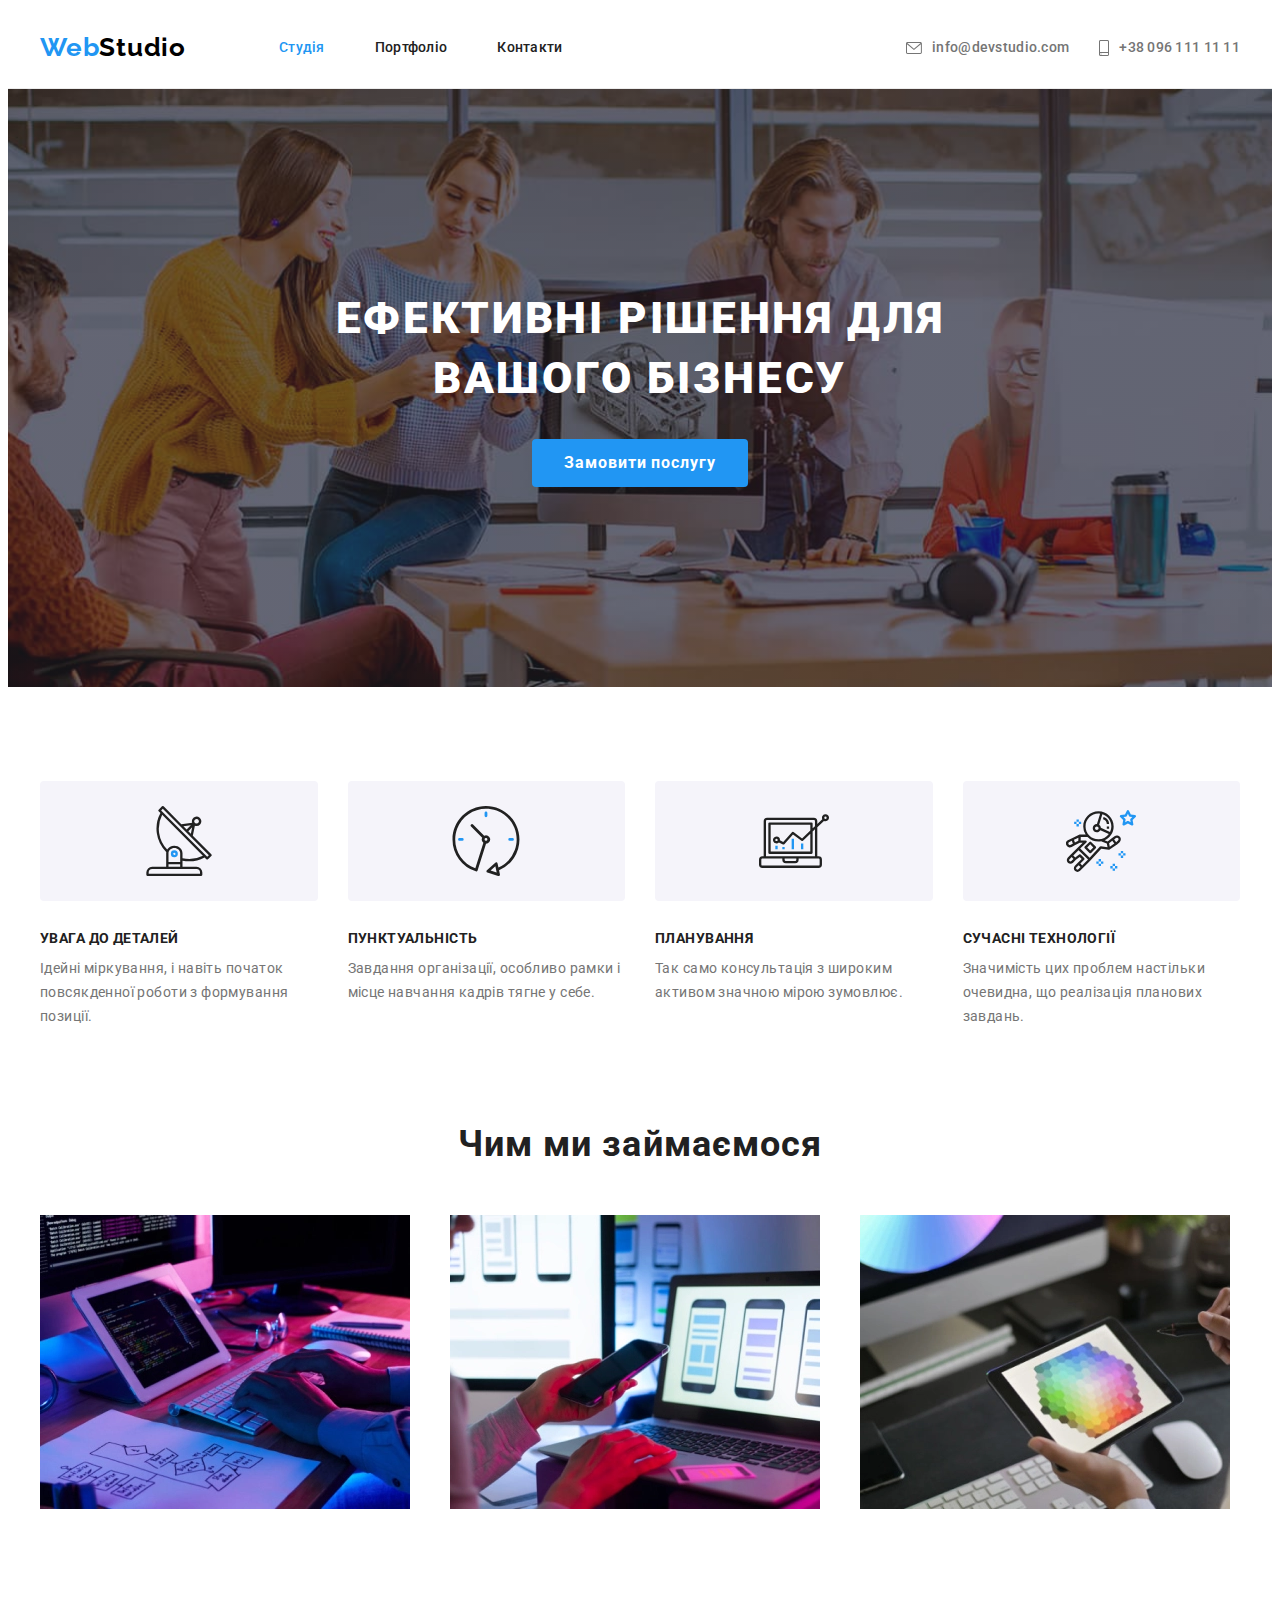
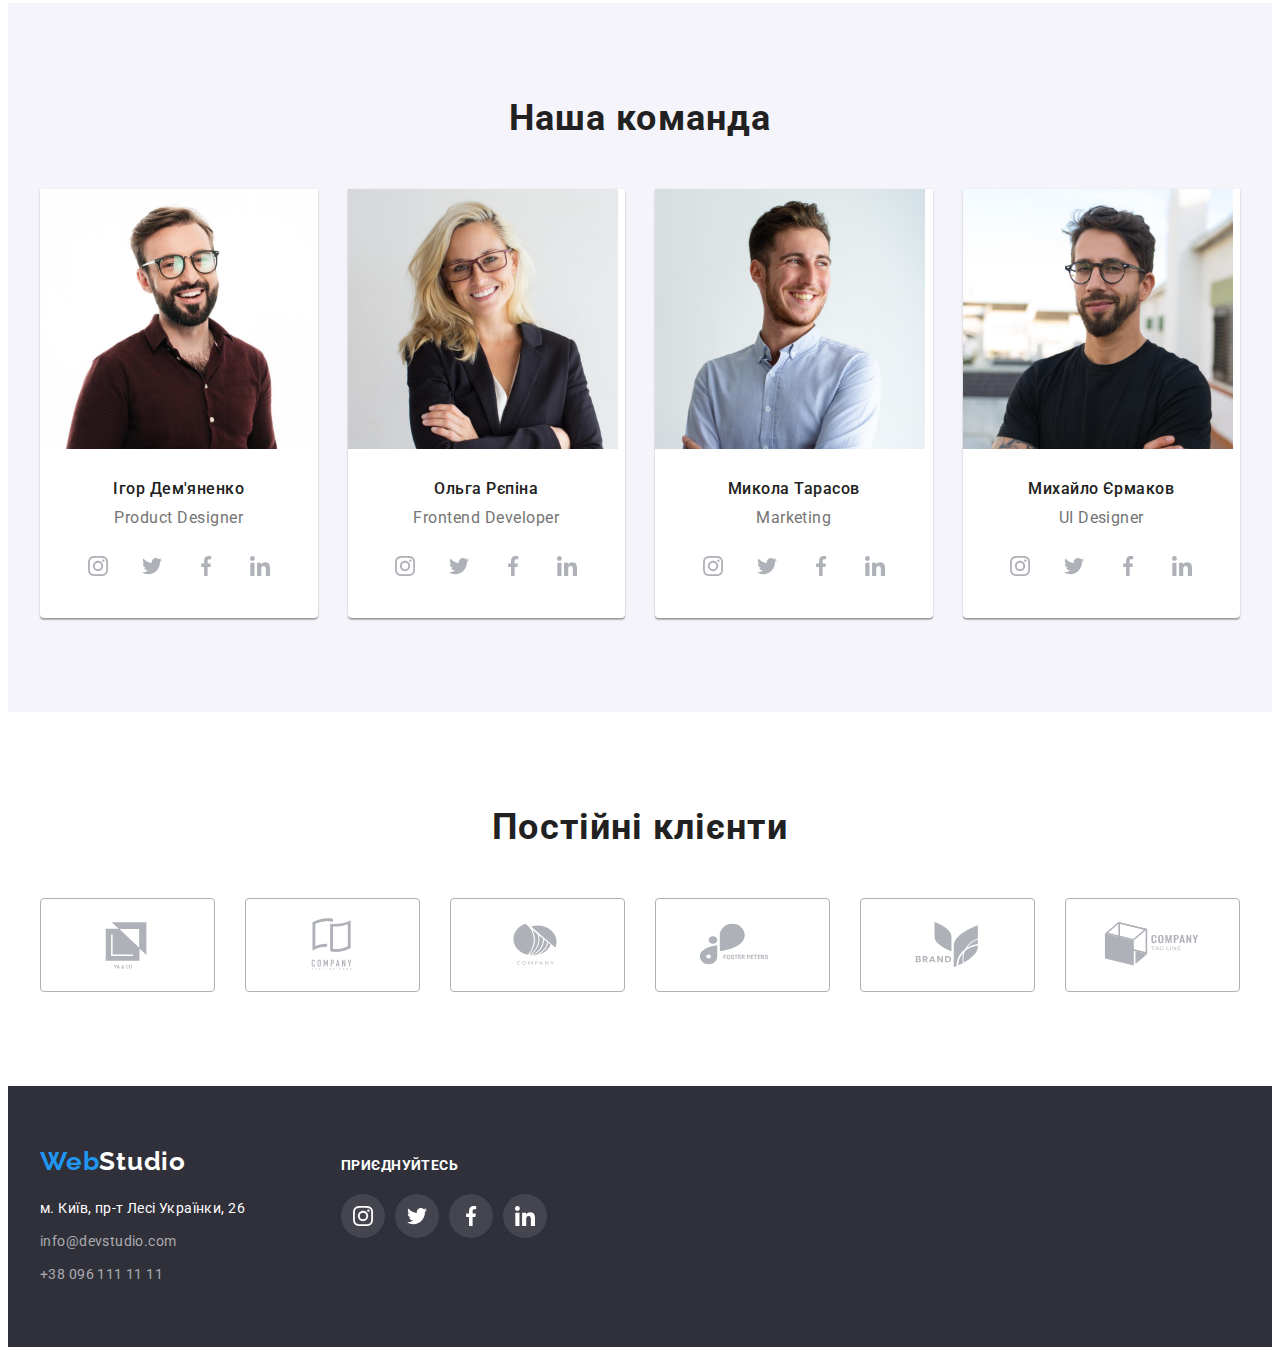
<file: index.html>
<!DOCTYPE html>
<html lang="uk">

<head>
  <meta charset="UTF-8">
  <meta http-equiv="X-UA-Compatible" content="IE=edge">
  <meta name="viewport" content="width=device-width, initial-scale=1.0">

  <link rel="preconnect" href="https://fonts.googleapis.com">
  <link rel="preconnect" href="https://fonts.gstatic.com" crossorigin>
  <link href="https://fonts.googleapis.com/css2?family=Raleway:wght@700&family=Roboto:wght@400;500;700;900&display=swap"
    rel="stylesheet">
  <link rel="stylesheet" href="https://cdnjs.cloudflare.com/ajax/libs/modern-normalize/1.1.0/modern-normalize.min.css"
    integrity="sha512-wpPYUAdjBVSE4KJnH1VR1HeZfpl1ub8YT/NKx4PuQ5NmX2tKuGu6U/JRp5y+Y8XG2tV+wKQpNHVUX03MfMFn9Q=="
    crossorigin="anonymous" referrerpolicy="no-referrer">

  <link rel="stylesheet" href="./css/styles.css">

  <title>Студія</title>
</head>

<body>
  <!-- Шапка сайта -->
  <header class="header">
    <div class="container header">
      <a href="./index.html" class="logo">
        <span class="logo-blue">Web</span>Studio
      </a>

      <nav>
        <ul class="site-nav list">
          <li class="site-nav item">
            <a class="link current" href="./index.html">Студія</a>
          </li>
          <li class="site-nav item">
            <a class="link" href="./portfolio.html">Портфоліо</a>
          </li>
          <li class="site-nav item">
            <a class="link" href="">Контакти</a>
          </li>
        </ul>
      </nav>

      <ul class="contacts-list">
        <li class="contacts item">
          <a class="link" href="mailto:info@devstudio.com">
            <svg class="contacts-icon" width="16" height="12">
              <use href="./images/icons.svg#icon-envelope"></use>
            </svg>
            info@devstudio.com
          </a>
        </li>
        <li class="contacts item">
          <a class="link" href="tel:+380961111111">
            <svg class="contacts-icon" width="10" height="16">
              <use href="./images/icons.svg#icon-smartphone"></use>
            </svg>
            +38 096 111 11 11
          </a>
        </li>
      </ul>
    </div>
  </header>
  <!-- Унікальний контент сторінки -->
  <main class="main">
    <!-- Герой -->
    <section class="hero">
      <div class="container">
        <h1 class="hero-title">Ефективні рішення для вашого бізнесу</h1>
        <button class="hero-btn" type="button">Замовити послугу</button>
      </div>
    </section>
    <!-- Наші переваги -->
    <section class="section feature">
      <div class="container">
        <h2 class="section-title visually-hidden">Наші переваги</h2>
        <ul class="feature-list">
          <li class="feature-item">
            <div class="icons">
              <svg class="features-icons" width="70" height="70">
                <use href="./images/icons.svg#icon-antenna"></use>
              </svg>
            </div>
            <h3 class="title">УВАГА ДО ДЕТАЛЕЙ</h3>
            <p class="text">Ідейні міркування, і навіть початок повсякденної роботи з формування позиції.
            </p>
          </li>
          <li class="feature-item">
            <div class="icons">
              <svg class="features-icons" width="70" height="70">
                <use href="./images/icons.svg#icon-clock"></use>
              </svg>
            </div>
            <h3 class="title">ПУНКТУАЛЬНІСТЬ</h3>
            <p class="text">Завдання організації, особливо рамки і місце навчання кадрів тягне у себе.</p>
          </li>
          <li class="feature-item">
            <div class="icons">
              <svg class="features-icons" width="70" height="70">
                <use href="./images/icons.svg#icon-diagram"></use>
              </svg>
            </div>
            <h3 class="title">ПЛАНУВАННЯ</h3>
            <p class="text">Так само консультація з широким активом значною мірою зумовлює.</p>
          </li>
          <li class="feature-item">
            <div class="icons">
              <svg class="features-icons" width="70" height="70">
                <use href="./images/icons.svg#icon-astronaut"></use>
              </svg>
            </div>
            <h3 class="title">СУЧАСНІ ТЕХНОЛОГІЇ</h3>
            <p class="text">Значимість цих проблем настільки очевидна, що реалізація планових завдань.</p>
          </li>
        </ul>
      </div>
    </section>
    <!-- Чим ми займаємось -->
    <section class="section work">
      <div class="container">
        <h2 class="section-title">Чим ми займаємося</h2>
        <ul class="work-list">
          <li class="work-item">
            <img src="./images/desktop.webp" alt="десктопні застосунки" width="370">
          </li>
          <li class="work-item">
            <img src="./images/mobile.webp" alt="мобільні застосунки" width="370">
          </li>
          <li class="work-item">
            <img src="./images/tablet.webp" alt="планшетні застосунки" width="370">
          </li>
        </ul>
      </div>
    </section>
    <!-- Наша команда -->
    <section class="section stuff">
      <div class="container">
        <h2 class="section-title">Наша команда</h2>
        <ul class="stuff-list">
          <li class="stuff-item">
            <img src="./images/Igor.jpg" alt="Ігор Дем'яненко" width="270">
            <div class="stuff-info">
              <h3 class="title">Ігор Дем'яненко</h3>
              <p class="text" lang="en">Product Designer</p>
              <ul class="social">
                <li class="social-item">
                  <a href="" class="social-link">
                    <svg class="social-icon" width="20" height="20">
                      <use href="./images/icons.svg#icon-instagram-2">
                      </use>
                    </svg>
                  </a>
                </li>
                <li class="social-item">
                  <a href="" class="social-link">
                    <svg class="social-icon" width="20" height="20">
                      <use href="./images/icons.svg#icon-twitter-1">
                      </use>
                    </svg>
                  </a>
                </li>
                <li class="social-item">
                  <a href="" class="social-link">
                    <svg class="social-icon" width="20" height="20">
                      <use href="./images/icons.svg#icon-facebook-1">
                      </use>
                    </svg>
                  </a>
                </li>
                <li class="social-item">
                  <a href="" class="social-link">
                    <svg class="social-icon" width="20" height="20">
                      <use href="./images/icons.svg#icon-linkedin-1">
                      </use>
                    </svg>
                  </a>
                </li>
              </ul>
            </div>
          </li>
          <li class="stuff-item">
            <img src="./images/Olga.jpg" alt="Ольга Рєпіна" width="270">
            <div class="stuff-info">
              <h3 class="title">Ольга Рєпіна</h3>
              <p class="text" lang="en">Frontend Developer</p>
              <ul class="social">
                <li class="social-item">
                  <a href="" class="social-link">
                    <svg class="social-icon" width="20" height="20">
                      <use href="./images/icons.svg#icon-instagram-2">
                      </use>
                    </svg>
                  </a>
                </li>
                <li class="social-item">
                  <a href="" class="social-link">
                    <svg class="social-icon" width="20" height="20">
                      <use href="./images/icons.svg#icon-twitter-1">
                      </use>
                    </svg>
                  </a>
                </li>
                <li class="social-item">
                  <a href="" class="social-link">
                    <svg class="social-icon" width="20" height="20">
                      <use href="./images/icons.svg#icon-facebook-1">
                      </use>
                    </svg>
                  </a>
                </li>
                <li class="social-item">
                  <a href="" class="social-link">
                    <svg class="social-icon" width="20" height="20">
                      <use href="./images/icons.svg#icon-linkedin-1">
                      </use>
                    </svg>
                  </a>
                </li>
              </ul>
            </div>
          </li>
          <li class="stuff-item">
            <img src="./images/Mykola.jpg" alt="Микола Тарасов" width="270">
            <div class="stuff-info">
              <h3 class="title">Микола Тарасов</h3>
              <p class="text" lang="en">Marketing</p>
              <ul class="social">
                <li class="social-item">
                  <a href="" class="social-link">
                    <svg class="social-icon" width="20" height="20">
                      <use href="./images/icons.svg#icon-instagram-2">
                      </use>
                    </svg>
                  </a>
                </li>
                <li class="social-item">
                  <a href="" class="social-link">
                    <svg class="social-icon" width="20" height="20">
                      <use href="./images/icons.svg#icon-twitter-1">
                      </use>
                    </svg>
                  </a>
                </li>
                <li class="social-item">
                  <a href="" class="social-link">
                    <svg class="social-icon" width="20" height="20">
                      <use href="./images/icons.svg#icon-facebook-1">
                      </use>
                    </svg>
                  </a>
                </li>
                <li class="social-item">
                  <a href="" class="social-link">
                    <svg class="social-icon" width="20" height="20">
                      <use href="./images/icons.svg#icon-linkedin-1">
                      </use>
                    </svg>
                  </a>
                </li>
              </ul>
            </div>
          </li>
          <li class="stuff-item">
            <img src="./images/Myhailo.jpg" alt="Михайло Єрмаков" width="270">
            <div class="stuff-info">
              <h3 class="title">Михайло Єрмаков</h3>
              <p class="text" lang="en">UI Designer</p>
              <ul class="social">
                <li class="social-item">
                  <a href="" class="social-link">
                    <svg class="social-icon" width="20" height="20">
                      <use href="./images/icons.svg#icon-instagram-2">
                      </use>
                    </svg>
                  </a>
                </li>
                <li class="social-item">
                  <a href="" class="social-link">
                    <svg class="social-icon" width="20" height="20">
                      <use href="./images/icons.svg#icon-twitter-1">
                      </use>
                    </svg>
                  </a>
                </li>
                <li class="social-item">
                  <a href="" class="social-link">
                    <svg class="social-icon" width="20" height="20">
                      <use href="./images/icons.svg#icon-facebook-1">
                      </use>
                    </svg>
                  </a>
                </li>
                <li class="social-item">
                  <a href="" class="social-link">
                    <svg class="social-icon" width="20" height="20">
                      <use href="./images/icons.svg#icon-linkedin-1">
                      </use>
                    </svg>
                  </a>
                </li>
              </ul>
            </div>
          </li>
        </ul>
      </div>
    </section>
    <!-- Постійні клієнти -->
    <section class="section clients">
      <div class="container">
        <h2 class="section-title">Постійні клієнти</h2>
        <ul class="clients-list">
          <li class="clients-item">
            <a href="" class="clients-link">
              <svg class="clients-icon" width="106" height="60">
                <use href="./images/icons.svg#icon-Logo1"></use>
              </svg>
            </a>
          </li>
          <li class="clients-item">
            <a href="" class="clients-link">
              <svg class="clients-icon" width="106" height="60">
                <use href="./images/icons.svg#icon-Logo2"></use>
              </svg>
            </a>
          </li>
          <li class="clients-item">
            <a href="" class="clients-link">
              <svg class="clients-icon" width="106" height="60">
                <use href="./images/icons.svg#icon-Logo3"></use>
              </svg>
            </a>
          </li>
          <li class="clients-item">
            <a href="" class="clients-link">
              <svg class="clients-icon" width="106" height="60">
                <use href="./images/icons.svg#icon-Logo4"></use>
              </svg>
            </a>
          </li>
          <li class="clients-item">
            <a href="" class="clients-link">
              <svg class="clients-icon" width="106" height="60">
                <use href="./images/icons.svg#icon-Logo5"></use>
              </svg>
            </a>
          </li>
          <li class="clients-item">
            <a href="" class="clients-link">
              <svg class="clients-icon" width="106" height="60">
                <use href="./images/icons.svg#icon-Logo6"></use>
              </svg>
            </a>
          </li>
        </ul>
      </div>
    </section>
  </main>
  <!-- Підвал сайта -->
  <footer class="footer">
    <div class="container footer">
      <div class="footer-info">
        <a href="./index.html" class="footer-logo">
          <span class="logo-blue">Web</span>Studio
        </a>
        <address class="address">
          <p class="footer-text">м. Київ, пр-т Лесі Українки, 26</p>
          <ul class="footer-list">
            <li class="footer-item">
              <a class="link" href="mailto:info@devstudio.com">info@devstudio.com</a>
            </li>
            <li class="footer-item">
              <a class="link" href="tel:+380961111111">+38 096 111 11 11</a>
            </li>
          </ul>
        </address>
      </div>
      <div class="actions">
        <h2 class="footer-action">приєднуйтесь</h2>
        <ul class="social">
          <li class="social-item">
            <a href="" class="social-link">
              <svg class="social-icon" width="20" height="20">
                <use href="./images/icons.svg#icon-instagram-2">
                </use>
              </svg>
            </a>
          </li>
          <li class="social-item">
            <a href="" class="social-link">
              <svg class="social-icon" width="20" height="20">
                <use href="./images/icons.svg#icon-twitter-1">
                </use>
              </svg>
            </a>
          </li>
          <li class="social-item">
            <a href="" class="social-link">
              <svg class="social-icon" width="20" height="20">
                <use href="./images/icons.svg#icon-facebook-1">
                </use>
              </svg>
            </a>
          </li>
          <li class="social-item">
            <a href="" class="social-link">
              <svg class="social-icon" width="20" height="20">
                <use href="./images/icons.svg#icon-linkedin-1">
                </use>
              </svg>
            </a>
          </li>
        </ul>
      </div>
    </div>
  </footer>

</body>

</html>
</file>
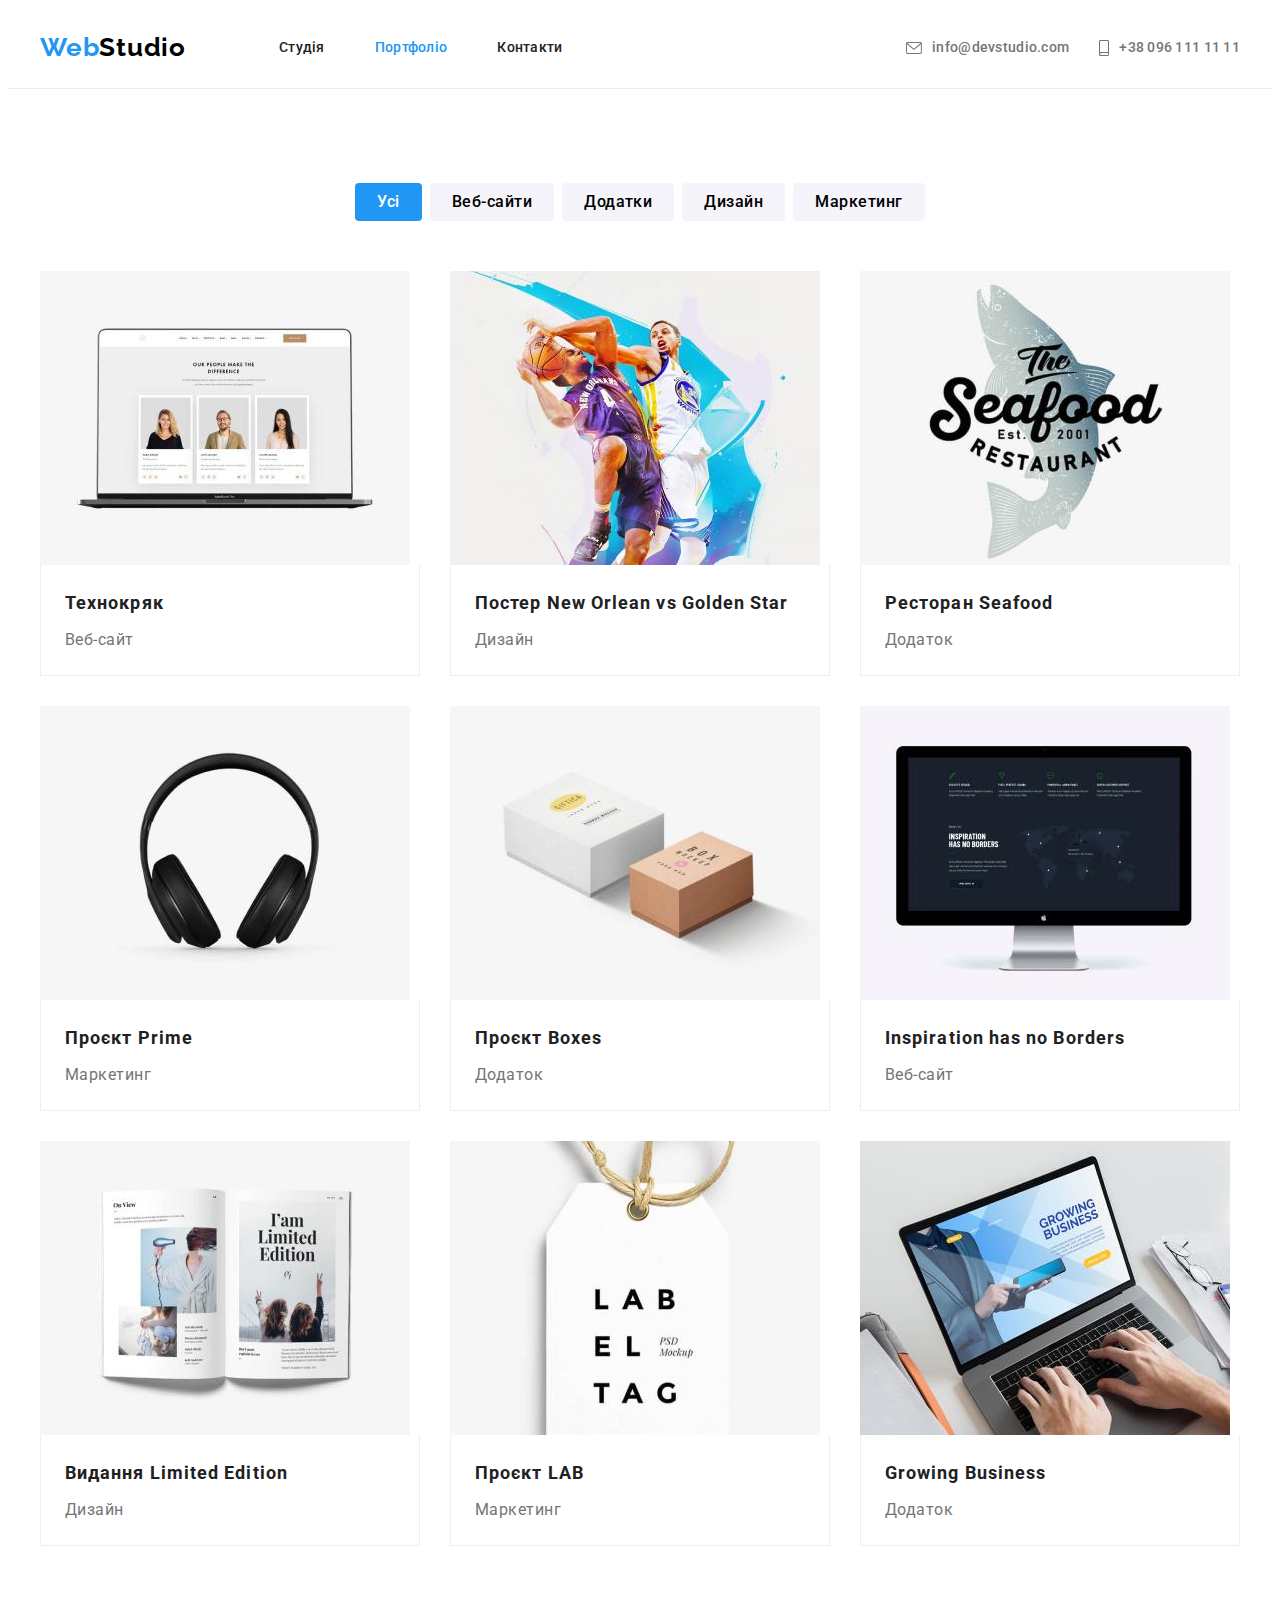
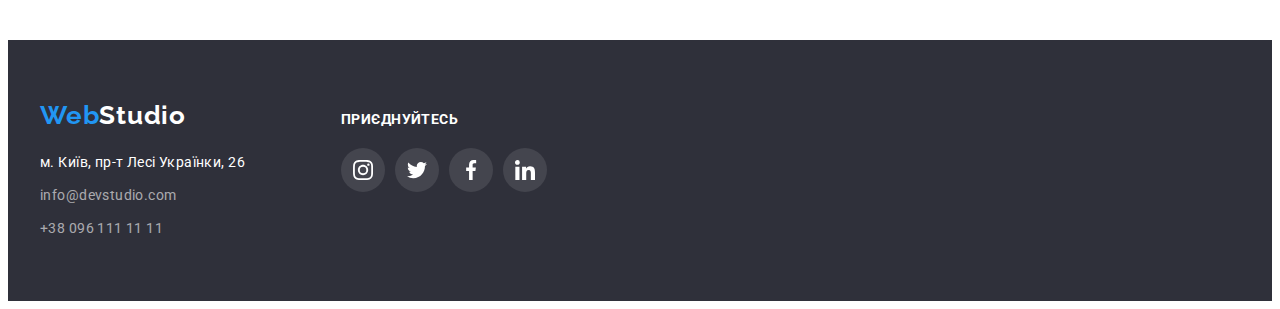
<file: portfolio.html>
<!DOCTYPE html>
<html lang="uk">

<head>
  <meta charset="UTF-8">
  <meta http-equiv="X-UA-Compatible" content="IE=edge">
  <meta name="viewport" content="width=device-width, initial-scale=1.0">

  <link rel="preconnect" href="https://fonts.googleapis.com">
  <link rel="preconnect" href="https://fonts.gstatic.com" crossorigin>
  <link href="https://fonts.googleapis.com/css2?family=Raleway:wght@700&family=Roboto:wght@400;500;700;900&display=swap"
    rel="stylesheet">
  <link rel="stylesheet" href="https://cdnjs.cloudflare.com/ajax/libs/modern-normalize/1.1.0/modern-normalize.min.css"
    integrity="sha512-wpPYUAdjBVSE4KJnH1VR1HeZfpl1ub8YT/NKx4PuQ5NmX2tKuGu6U/JRp5y+Y8XG2tV+wKQpNHVUX03MfMFn9Q=="
    crossorigin="anonymous" referrerpolicy="no-referrer">
  <link rel="stylesheet" href="./css/styles.css">

  <title>Портфоліо</title>
</head>

<body>
  <!-- Шапка сайта -->
  <header class="header">
    <div class="container header">
      <a href="./index.html" class="logo">
        <span class="logo-blue">Web</span>Studio
      </a>

      <nav>
        <ul class="site-nav list">
          <li class="site-nav item">
            <a class="link " href="./index.html">Студія</a>
          </li>
          <li class="site-nav item">
            <a class="link current" href="./portfolio.html">Портфоліо</a>
          </li>
          <li class="site-nav item">
            <a class="link" href="">Контакти</a>
          </li>
        </ul>
      </nav>

      <ul class="contacts-list">
        <li class="contacts item">
          <a class="link" href="mailto:info@devstudio.com">
            <svg class="contacts-icon" width="16" height="12">
              <use href="./images/icons.svg#icon-envelope"></use>
            </svg>
            info@devstudio.com
          </a>
        </li>
        <li class="contacts item">
          <a class="link" href="tel:+380961111111">
            <svg class="contacts-icon" width="10" height="16">
              <use href="./images/icons.svg#icon-smartphone"></use>
            </svg>
            +38 096 111 11 11
          </a>
        </li>
      </ul>
    </div>
  </header>
  <!-- Приклади робіт -->
  <main class="main">
    <section class="section gallery">
      <div class="container">
        <h1 class="gallery-title visually-hidden">Наші роботи</h1>

        <ul class="filter-list">
          <li class="filter-item">
            <button class="gallery-btn current" type="button">Усі</button>
          </li>
          <li class="filter-item">
            <button class="gallery-btn" type="button">Веб-сайти</button>
          </li>
          <li class="filter-item">
            <button class="gallery-btn" type="button">Додатки</button>
          </li>
          <li class="filter-item">
            <button class="gallery-btn" type="button">Дизайн</button>
          </li>
          <li class="filter-item">
            <button class="gallery-btn" type="button">Маркетинг</button>
          </li>
        </ul>

        <ul class="gallery-list">
          <li class="gallery-item">
            <a href="" class="gallery-link">
              <img src="./images/website.jpg" alt="Технокряк" width="370">
              <div class="gallery-info">
                <h2 class="title">Технокряк</h2>
                <p class="text">Веб-сайт</p>
              </div>
            </a>
          </li>

          <li class="gallery-item">
            <a href="" class="gallery-link">
              <img src="./images/nba.jpg" alt="Постер New Orlean vs Golden Star" width="370">
              <div class="gallery-info">
                <h2 class="title">Постер <span lang="en">New Orlean vs Golden Star</span></h2>
                <p class="text">Дизайн</p>
              </div>
            </a>
          </li>

          <li class="gallery-item">
            <a href="" class="gallery-link">
              <img src="./images/food-app.jpg" alt="Ресторан Seafood" width="370">
              <div class="gallery-info">
                <h2 class="title">Ресторан <span lang="en">Seafood</span></h2>
                <p class="text">Додаток</p>
              </div>
            </a>
          </li>

          <li class="gallery-item">
            <a href="" class="gallery-link">
              <img src="./images/headphones.jpg" alt="Проєкт Prime" width="370">
              <div class="gallery-info">
                <h2 class="title">Проєкт <span lang="en">Prime</span></h2>
                <p class="text">Маркетинг</p>
              </div>
            </a>
          </li>

          <li class="gallery-item">
            <a href="" class="gallery-link">
              <img src="./images/boxes.jpg" alt="Проєкт Boxes" width="370">
              <div class="gallery-info">
                <h2 class="title">Проєкт <span lang="en">Boxes</span></h2>
                <p class="text">Додаток</p>
              </div>
            </a>
          </li>

          <li class="gallery-item">
            <a href="" class="gallery-link">
              <img src="./images/website2.jpg" alt="Inspiration has no Borders" width="370">
              <div class="gallery-info">
                <h2 class="title" lang="en">Inspiration has no Borders</h2>
                <p class="text">Веб-сайт</p>
              </div>
            </a>
          </li>

          <li class="gallery-item">
            <a href="" class="gallery-link">
              <img src="./images/journal.jpg" alt="Видання Limited Edition" width="370">
              <div class="gallery-info">
                <h2 class="title">Видання <span lang="en">Limited Edition</span></h2>
                <p class="text">Дизайн</p>
              </div>
            </a>
          </li>

          <li class="gallery-item">
            <a href="" class="gallery-link">
              <img src="./images/lab.jpg" alt="Проєкт LAB" width="370">
              <div class="gallery-info">
                <h2 class="title">Проєкт <span lang="en">LAB</span></h2>
                <p class="text">Маркетинг</p>
              </div>
            </a>
          </li>

          <li class="gallery-item">
            <a href="" class="gallery-link">
              <img src="./images/bussiness-app.jpg" alt="Growing Business" width="370">
              <div class="gallery-info">
                <h2 class="title" lang="en">Growing Business</h2>
                <p class="text">Додаток</p>
              </div>
            </a>
          </li>
        </ul>
      </div>
    </section>
  </main>
  <!-- Підвал сайта -->
  <footer class="footer">
    <div class="container footer">
      <div class="footer-info">
        <a href="./index.html" class="footer-logo">
          <span class="logo-blue">Web</span>Studio
        </a>
        <address class="address">
          <p class="footer-text">м. Київ, пр-т Лесі Українки, 26</p>
          <ul class="footer-list">
            <li class="footer-item">
              <a class="link" href="mailto:info@devstudio.com">info@devstudio.com</a>
            </li>
            <li class="footer-item">
              <a class="link" href="tel:+380961111111">+38 096 111 11 11</a>
            </li>
          </ul>
        </address>
      </div>
      <div class="actions">
        <h2 class="footer-action">приєднуйтесь</h2>
        <ul class="social">
          <li class="social-item">
            <a href="" class="social-link">
              <svg class="social-icon" width="20" height="20">
                <use href="./images/icons.svg#icon-instagram-2">
                </use>
              </svg>
            </a>
          </li>
          <li class="social-item">
            <a href="" class="social-link">
              <svg class="social-icon" width="20" height="20">
                <use href="./images/icons.svg#icon-twitter-1">
                </use>
              </svg>
            </a>
          </li>
          <li class="social-item">
            <a href="" class="social-link">
              <svg class="social-icon" width="20" height="20">
                <use href="./images/icons.svg#icon-facebook-1">
                </use>
              </svg>
            </a>
          </li>
          <li class="social-item">
            <a href="" class="social-link">
              <svg class="social-icon" width="20" height="20">
                <use href="./images/icons.svg#icon-linkedin-1">
                </use>
              </svg>
            </a>
          </li>
        </ul>
      </div>
    </div>
  </footer>


</body>

</html>
</file>
<file: css/styles.css>
:root {
  --primary-text-color: #757575;
  --secondary-text-color: #ffffff;
  --title-text-color: #212121;
  --accent-color: #2196F3;
  --primary-bg-color: #ffffff;
  --secondary-bg-color: #2F303A;
  --primary-icon-color: #afb1b8;
  --text-font-bold: 700;
}

body {
  background-color: var(--primary-bg-color);
  color: var(--primary-text-color);
  font-family: 'Roboto', sans-serif;
}

/* Утиліти */

h1,
h2,
h3,
h4,
h5,
h6,
p {
  margin-top: 0;
  margin-bottom: 0;
}

ul {
  margin: 0;
  padding: 0;
  list-style: none;
}

img {
  display: block;
}

/* Стиль контейнера контенту */

.container {
  width: 1200px;
  padding-left: 15px;
  padding-right: 15px;
  margin: 0 auto;
}

/*================================= Хедер сторінки ================================*/

.header {
  border-bottom: 1px solid #ECECEC;
}

.container.header {
  display: flex;
  align-items: center;
  border-bottom: none;
}

.logo {
  display: block;
  padding-top: 24px;
  padding-bottom: 24px;
  margin-right: 93px;

  font-family: 'Raleway';
  text-decoration: none;
  font-weight: var(--text-font-bold);
  font-size: 26px;
  line-height: 1.2;
  color: #000000;
  letter-spacing: 0.03em;
  list-style: none;
}

.logo-blue {
  color: var(--accent-color);
}

.link {
  font-weight: 500;
  font-size: 14px;
  line-height: 1.14;
  letter-spacing: 0.02em;
  text-decoration: none;
  color: var(--title-text-color);
}

.link:hover,
.link:focus {
  color: var(--accent-color);
}

.site-nav.list {
  display: flex;
}

.site-nav.item+.site-nav.item {
  margin-left: 50px;
}

.site-nav .link {
  display: block;
  padding-top: 32px;
  padding-bottom: 32px;
}

.site-nav .link.current {
  color: var(--accent-color);
}

.contacts-list {
  display: flex;
  align-items: center;
  margin-left: auto;
}

.contacts.item+.contacts.item {
  margin-left: 30px;
}

.contacts-icon {
  margin-right: 10px;

  fill: var(--primary-text-color);
}

.contacts.item .link {
  display: flex;
  align-items: center;
  padding-top: 32px;
  padding-bottom: 32px;

  color: var(--primary-text-color);
}

.contacts .link:hover,
.contacts .link:focus {
  color: var(--accent-color);
}

.contacts .link:hover .contacts-icon,
.contacts .link:focus .contacts-icon {
  fill: var(--accent-color);
}



/*======================= Контент головної сторінки ===========================*/

/* Стиль секцій контенту головної сторінки */

.section {
  padding-top: 94px;
  padding-bottom: 94px;
}

/* Стиль заголовків секції */

.section-title {
  margin-bottom: 50px;
  text-align: center;

  font-weight: var(--text-font-bold);
  font-size: 36px;
  line-height: 1.17;
  letter-spacing: 0.03em;
  color: var(--title-text-color);
}

/* Стиль прихованого заголовка */

.visually-hidden {
  position: absolute;
  width: 1px;
  height: 1px;
  margin: -1px;
  border: 0;
  padding: 0;
  white-space: nowrap;
  clip-path: inset(100%);
  clip: rect(0 0 0 0);
  overflow: hidden;
}

/* секція Герой */

.hero {
  max-width: 1600px;
  margin: 0 auto;
  padding-top: 200px;
  padding-bottom: 200px;
  text-align: center;

  background-color: #C4C4C4;
  background-image: linear-gradient(to right, rgba(47, 48, 58, 0.4), rgba(47, 48, 58, 0.4)), url(../images/hero-bg.jpg);
  background-repeat: no-repeat;
  background-position: center;
  background-size: cover;
}

.hero-title {
  width: 696px;
  margin-right: auto;
  margin-left: auto;
  margin-bottom: 30px;

  font-weight: 900;
  font-size: 44px;
  line-height: 1.36;
  letter-spacing: 0.06em;
  text-transform: uppercase;
  color: var(--secondary-text-color);
}

.hero-btn {
  padding: 10px 32px;
  border-style: none;
  border-radius: 4px;

  background-color: var(--accent-color);
  color: var(--secondary-text-color);
  font-weight: var(--text-font-bold);
  font-size: 16px;
  line-height: 1.8;
  letter-spacing: 0.06em;
  font-family: inherit;
  cursor: pointer;
}

/* секція Наші переваги */

.feature-list {
  display: flex;
}

.feature-item {
  width: calc((100% - 90px) / 4);
}

.icons {
  display: flex;
  justify-content: center;
  align-items: center;

  padding: 25px 100px;
  border-radius: 4px;

  background-color: #F5F4FA;
}

/*.feature-item::before {
  content: "";
  display: block;
  height: 120px;
  padding: 25px 100px;

  background-color: #F5F4FA;
  border-radius: 4px;
  background-size: contain;
  background-repeat: no-repeat;
  background-position: center;
}

.feature-item:nth-child(1)::before {
  background-image: url(../images/antenna.svg);
}

.feature-item:nth-child(2)::before {
  background-image: url(../images/clock.svg);
}

.feature-item:nth-child(3)::before {
  background-image: url(../images/diagram.svg);
}

.feature-item:nth-child(4)::before {
  background-image: url(../images/astronaut.svg);
}*/

.feature-item+.feature-item {
  margin-left: 30px;
}

.feature-item .title {
  margin-top: 30px;
  margin-bottom: 10px;

  font-weight: var(--text-font-bold);
  font-size: 14px;
  line-height: 1.14;
  letter-spacing: 0.03em;
  text-transform: uppercase;
  color: var(--title-text-color);
}

.feature-item .text {
  font-size: 14px;
  line-height: 1.71;
  letter-spacing: 0.03em;
}

/* секція Чим ми займаємось */

.section.work {
  padding-top: 0;
}

.work-list {
  display: flex;
}

.work-item {
  width: calc((100% - 60px) / 3);
}

.work-item+.work-item {
  margin-left: 30px;
}

/* секція Наша команда */

.stuff {
  background-color: #F5F4FA;
}

.stuff-list {
  display: flex;
}

.stuff-item {
  width: calc((100% - 90px) / 4);
  text-align: center;

  background-color: var(--primary-bg-color);
  box-shadow: 0px 1px 3px rgba(0, 0, 0, 0.12), 0px 1px 1px rgba(0, 0, 0, 0.14), 0px 2px 1px rgba(0, 0, 0, 0.2);
  border-radius: 0px 0px 4px 4px;
}

.stuff-item+.stuff-item {
  margin-left: 30px;
}

.stuff-info {
  padding-top: 30px;
  padding-bottom: 30px;
}

.stuff-item .title {
  margin-bottom: 10px;

  font-weight: 500;
  font-size: 16px;
  line-height: 1.19;
  letter-spacing: 0.03em;
  color: var(--title-text-color);
}

.stuff-item .text {
  margin-bottom: 16px;

  font-size: 16px;
  line-height: 1.19;
  letter-spacing: 0.03em;
}

.social {
  display: flex;
  justify-content: center;
}

.social-link {
  width: 44px;
  height: 44px;
  display: flex;
  justify-content: center;
  align-items: center;
  border-radius: 50%;

  background-color: var(--primary-bg-color);
}

.social-icon {
  fill: var(--primary-icon-color);
}

.social-item+.social-item {
  margin-left: 10px;
}

.social-link:hover,
.social-link:focus {
  background-color: var(--accent-color);
}

.social-link:hover .social-icon,
.social-link:focus .social-icon {
  fill: var(--secondary-text-color);
}

/* секція Постійні клієнти */

.clients-list {
  display: flex;
}

.clients-item {
  width: calc((100% - 150px) / 6);
}

.clients-item+.clients-item {
  margin-left: 30px;
}

.clients-link {
  display: flex;
  justify-content: center;
  align-items: center;
  padding: 16px 32px;

  fill: var(--primary-icon-color);
  border: 1px solid var(--primary-icon-color);
  border-radius: 4px;
}

.clients-link:hover,
.clients-link:focus {
  fill: var(--accent-color);
  border: 1px solid var(--accent-color);
}

/*============================= Контент сторінки портфоліо =================================*/

.filter-list {
  display: flex;
  justify-content: center;
  margin-bottom: 50px;
}

.filter-item+.filter-item {
  margin-left: 8px;
}

.gallery-btn {
  padding: 6px 22px;
  border-radius: 4px;

  background-color: #F5F4FA;
  font-weight: 500;
  font-size: 16px;
  line-height: 1.62;
  letter-spacing: 0.03em;
  font-family: inherit;
  border-style: none;
  cursor: pointer;
}

.filter-list .gallery-btn.current {
  background-color: var(--accent-color);
  color: var(--secondary-text-color);
}

.gallery-btn:hover,
.gallery-btn:focus {
  background-color: var(--accent-color);
  color: var(--secondary-text-color);
  box-shadow: 0px 3px 1px rgba(0, 0, 0, 0.1), 0px 1px 2px rgba(0, 0, 0, 0.08), 0px 2px 2px rgba(0, 0, 0, 0.12);
  border-radius: 4px;
}

.gallery-list {
  display: flex;
  flex-wrap: wrap;
}

.gallery-item {
  width: calc((100% - 60px) / 3);

  margin-right: 30px;
  margin-bottom: 30px;
}

.gallery-item:nth-child(3n) {
  margin-right: 0;
}

.gallery-item:nth-last-child(-n+3) {
  margin-bottom: 0;
}

.gallery-link {
  display: block;

  text-decoration: none;
  color: var(--primary-text-color);
}

.gallery-info {
  padding: 20px 24px;

  border-left: 1px solid #eeeeee;
  border-right: 1px solid #eeeeee;
  border-bottom: 1px solid #eeeeee;
}

.gallery-link .title {
  margin-bottom: 4px;

  font-weight: var(--text-font-bold);
  font-size: 18px;
  line-height: 2;
  letter-spacing: 0.06em;
  color: var(--title-text-color);
}

.gallery-link .text {
  font-size: 16px;
  line-height: 1.87;
  letter-spacing: 0.03em;
}

.gallery-link:hover,
.gallery-link:focus {
  background-color: var(--primary-bg-color);
  box-shadow: 0px 1px 1px rgba(0, 0, 0, 0.12), 0px 4px 4px rgba(0, 0, 0, 0.06), 1px 4px 6px rgba(0, 0, 0, 0.16);
}

/*====================================== Футер сторінки ============================*/

.footer {
  background-color: var(--secondary-bg-color);
}

.container.footer {
  display: flex;
  align-items: baseline;

  padding-top: 60px;
  padding-bottom: 60px;
}

.footer-logo {
  display: block;
  margin-bottom: 20px;

  font-family: 'Raleway';
  text-decoration: none;
  font-weight: var(--text-font-bold);
  font-size: 26px;
  line-height: 1.2;
  color: var(--secondary-text-color);
  letter-spacing: 0.03em;
  list-style: none;
}

.footer-text {
  margin-bottom: 9px;
}

.footer-item+.footer-item {
  margin-top: 9px;
}

.address {
  width: 231px;

  font-style: normal;
}

.footer-text,
.footer .link {
  font-weight: 400;
  font-size: 14px;
  line-height: 1.71;
  letter-spacing: 0.03em;
  color: var(--secondary-text-color);
}

.footer .link {
  color: rgba(255, 255, 255, 0.6);
  text-decoration: none;
}

.footer .link:hover,
.footer .link:focus {
  color: var(--accent-color);
}

.actions {
  width: 206px;
  margin-left: 70px;
}

.footer-action {
  margin-bottom: 20px;

  font-weight: var(--text-font-bold);
  font-size: 14px;
  line-height: 1.14;
  letter-spacing: 0.03em;
  text-transform: uppercase;
  color: var(--secondary-text-color);
}

.footer .social-link {
  background-color: rgba(255, 255, 255, 0.1);
}

.footer .social-icon {
  fill: var(--secondary-text-color);
}

.footer .social-link:hover,
.footer .social-link:focus {
  background-color: var(--accent-color);
}
</file>
